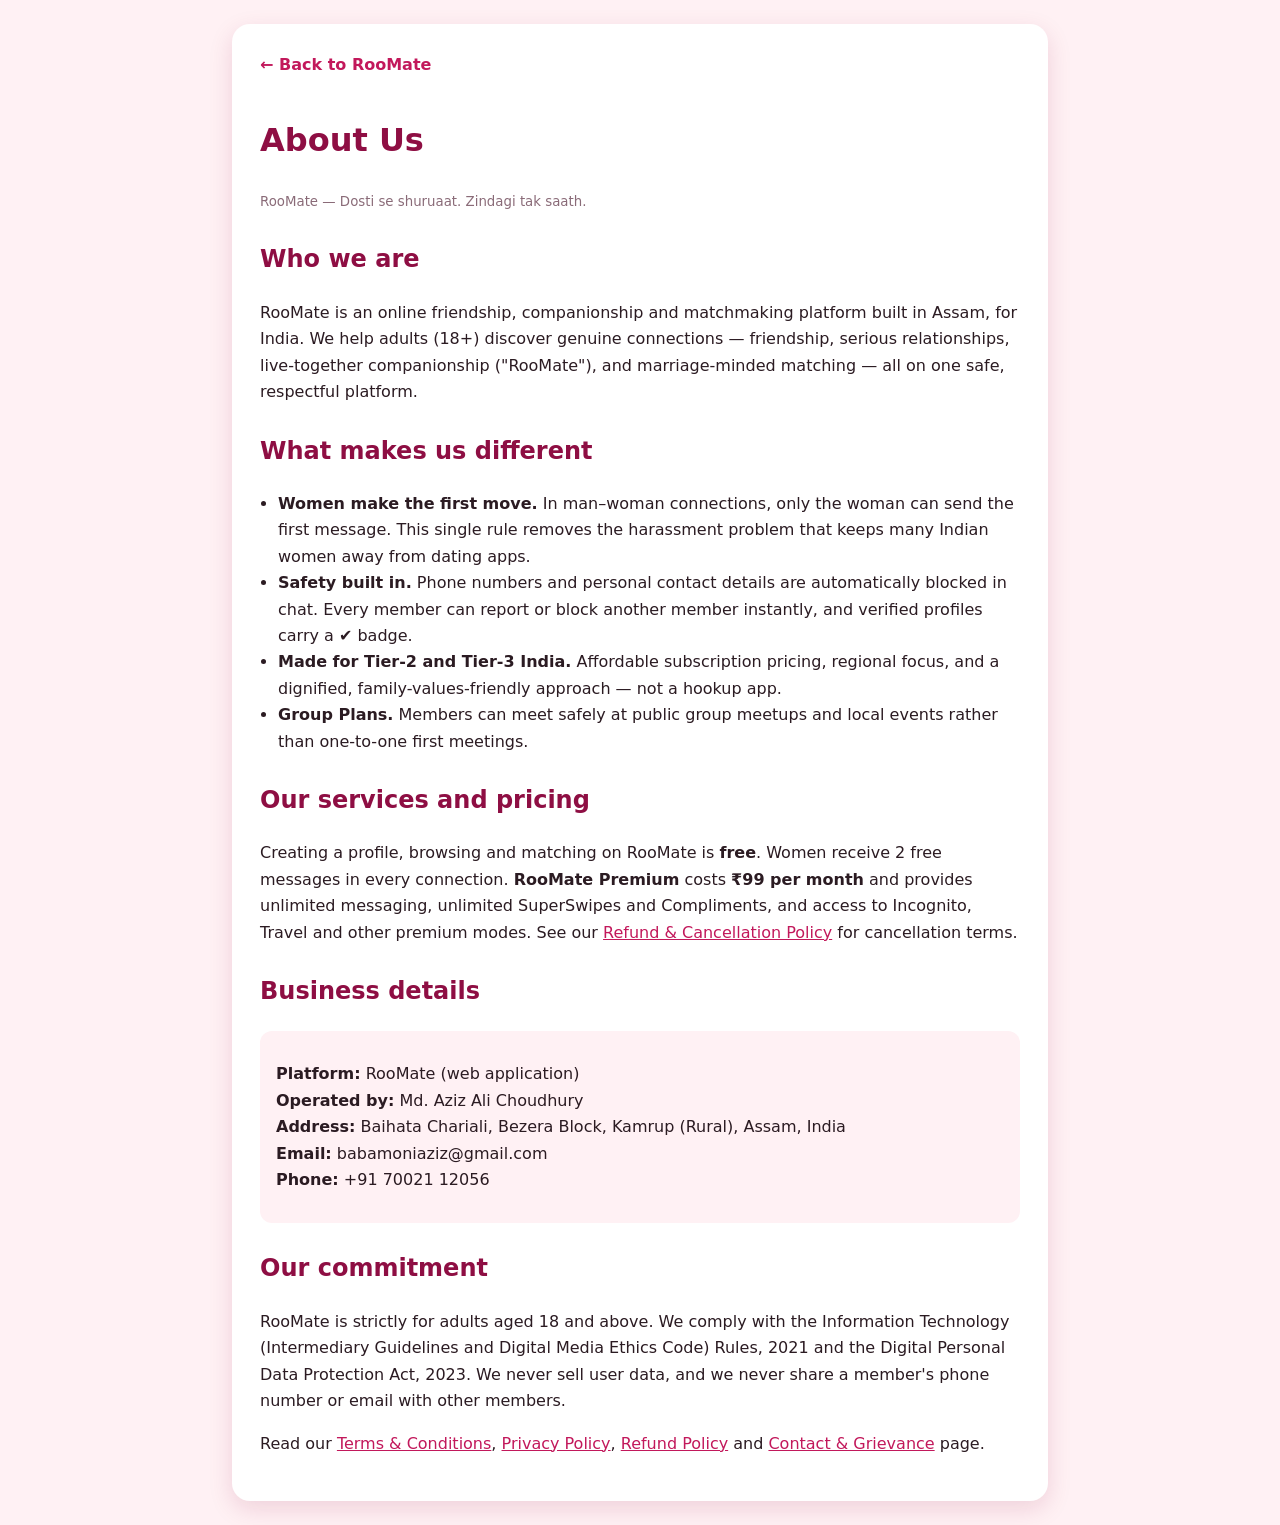
<file: about.html>
<!DOCTYPE html>
<html lang="en">
<head>
<meta charset="UTF-8">
<meta name="viewport" content="width=device-width, initial-scale=1.0">
<title>About Us — RooMate</title>
<style>
body{font-family:system-ui,sans-serif;background:#FFF1F4;color:#2B1B22;margin:0;padding:24px;line-height:1.65}
.wrap{max-width:760px;margin:0 auto;background:#fff;border-radius:18px;padding:28px;box-shadow:0 8px 24px rgba(142,14,67,.14)}
h1{color:#8E0E43}h2{color:#8E0E43;margin-top:26px}a{color:#C2185B}
.back{display:inline-block;margin-bottom:14px;font-weight:600;text-decoration:none}
.box{background:#FFF1F4;border-radius:12px;padding:14px 16px;margin:10px 0}
small{color:#8A6B78}
ul{padding-left:18px}
</style>
</head>
<body><div class="wrap">
<a class="back" href="index.html">← Back to RooMate</a>
<h1>About Us</h1>
<small>RooMate — Dosti se shuruaat. Zindagi tak saath.</small>

<h2>Who we are</h2>
<p>RooMate is an online friendship, companionship and matchmaking platform built in Assam, for India. We help adults (18+) discover genuine connections — friendship, serious relationships, live-together companionship ("RooMate"), and marriage-minded matching — all on one safe, respectful platform.</p>

<h2>What makes us different</h2>
<ul>
<li><strong>Women make the first move.</strong> In man–woman connections, only the woman can send the first message. This single rule removes the harassment problem that keeps many Indian women away from dating apps.</li>
<li><strong>Safety built in.</strong> Phone numbers and personal contact details are automatically blocked in chat. Every member can report or block another member instantly, and verified profiles carry a ✔ badge.</li>
<li><strong>Made for Tier-2 and Tier-3 India.</strong> Affordable subscription pricing, regional focus, and a dignified, family-values-friendly approach — not a hookup app.</li>
<li><strong>Group Plans.</strong> Members can meet safely at public group meetups and local events rather than one-to-one first meetings.</li>
</ul>

<h2>Our services and pricing</h2>
<p>Creating a profile, browsing and matching on RooMate is <strong>free</strong>. Women receive 2 free messages in every connection. <strong>RooMate Premium</strong> costs <strong>₹99 per month</strong> and provides unlimited messaging, unlimited SuperSwipes and Compliments, and access to Incognito, Travel and other premium modes. See our <a href="refund.html">Refund &amp; Cancellation Policy</a> for cancellation terms.</p>

<h2>Business details</h2>
<div class="box">
<p><strong>Platform:</strong> RooMate (web application)<br>
<strong>Operated by:</strong> Md. Aziz Ali Choudhury<br>
<strong>Address:</strong> Baihata Chariali, Bezera Block, Kamrup (Rural), Assam, India<br>
<strong>Email:</strong> babamoniaziz@gmail.com<br>
<strong>Phone:</strong> +91 70021 12056</p>
</div>

<h2>Our commitment</h2>
<p>RooMate is strictly for adults aged 18 and above. We comply with the Information Technology (Intermediary Guidelines and Digital Media Ethics Code) Rules, 2021 and the Digital Personal Data Protection Act, 2023. We never sell user data, and we never share a member's phone number or email with other members.</p>

<p>Read our <a href="terms.html">Terms &amp; Conditions</a>, <a href="privacy.html">Privacy Policy</a>, <a href="refund.html">Refund Policy</a> and <a href="contact.html">Contact &amp; Grievance</a> page.</p>
</div></body>
</html>
</file>
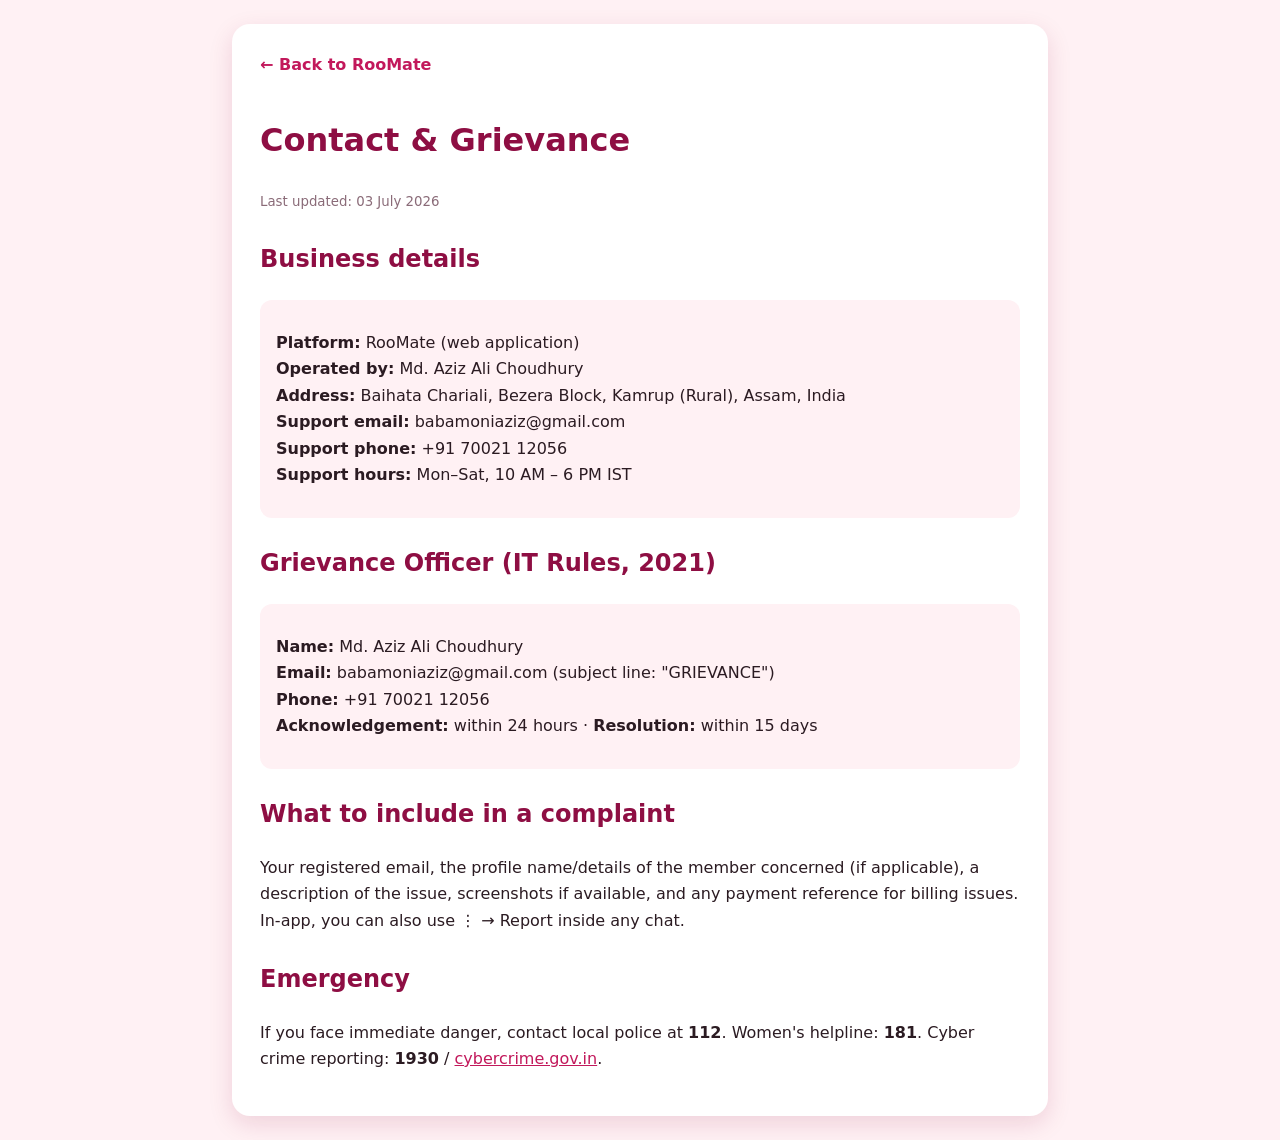
<file: contact.html>
<!DOCTYPE html>
<html lang="en">
<head>
<meta charset="UTF-8">
<meta name="viewport" content="width=device-width, initial-scale=1.0">
<title>Contact &amp; Grievance — RooMate</title>
<style>
body{font-family:system-ui,sans-serif;background:#FFF1F4;color:#2B1B22;margin:0;padding:24px;line-height:1.65}
.wrap{max-width:760px;margin:0 auto;background:#fff;border-radius:18px;padding:28px;box-shadow:0 8px 24px rgba(142,14,67,.14)}
h1{color:#8E0E43}h2{color:#8E0E43;margin-top:26px}a{color:#C2185B}
.back{display:inline-block;margin-bottom:14px;font-weight:600;text-decoration:none}
.box{background:#FFF1F4;border-radius:12px;padding:14px 16px;margin:10px 0}
small{color:#8A6B78}
</style>
</head>
<body><div class="wrap">
<a class="back" href="index.html">← Back to RooMate</a>
<h1>Contact &amp; Grievance</h1>
<small>Last updated: 03 July 2026</small>

<h2>Business details</h2>
<div class="box">
<p><strong>Platform:</strong> RooMate (web application)<br>
<strong>Operated by:</strong> Md. Aziz Ali Choudhury<br>
<strong>Address:</strong> Baihata Chariali, Bezera Block, Kamrup (Rural), Assam, India<br>
<strong>Support email:</strong> babamoniaziz@gmail.com<br>
<strong>Support phone:</strong> +91 70021 12056<br>
<strong>Support hours:</strong> Mon–Sat, 10 AM – 6 PM IST</p>
</div>

<h2>Grievance Officer (IT Rules, 2021)</h2>
<div class="box">
<p><strong>Name:</strong> Md. Aziz Ali Choudhury<br>
<strong>Email:</strong> babamoniaziz@gmail.com (subject line: "GRIEVANCE")<br>
<strong>Phone:</strong> +91 70021 12056<br>
<strong>Acknowledgement:</strong> within 24 hours · <strong>Resolution:</strong> within 15 days</p>
</div>

<h2>What to include in a complaint</h2>
<p>Your registered email, the profile name/details of the member concerned (if applicable), a description of the issue, screenshots if available, and any payment reference for billing issues. In-app, you can also use ⋮ → Report inside any chat.</p>

<h2>Emergency</h2>
<p>If you face immediate danger, contact local police at <strong>112</strong>. Women's helpline: <strong>181</strong>. Cyber crime reporting: <strong>1930</strong> / <a href="https://cybercrime.gov.in" rel="noopener">cybercrime.gov.in</a>.</p>
</div></body>
</html>
</file>
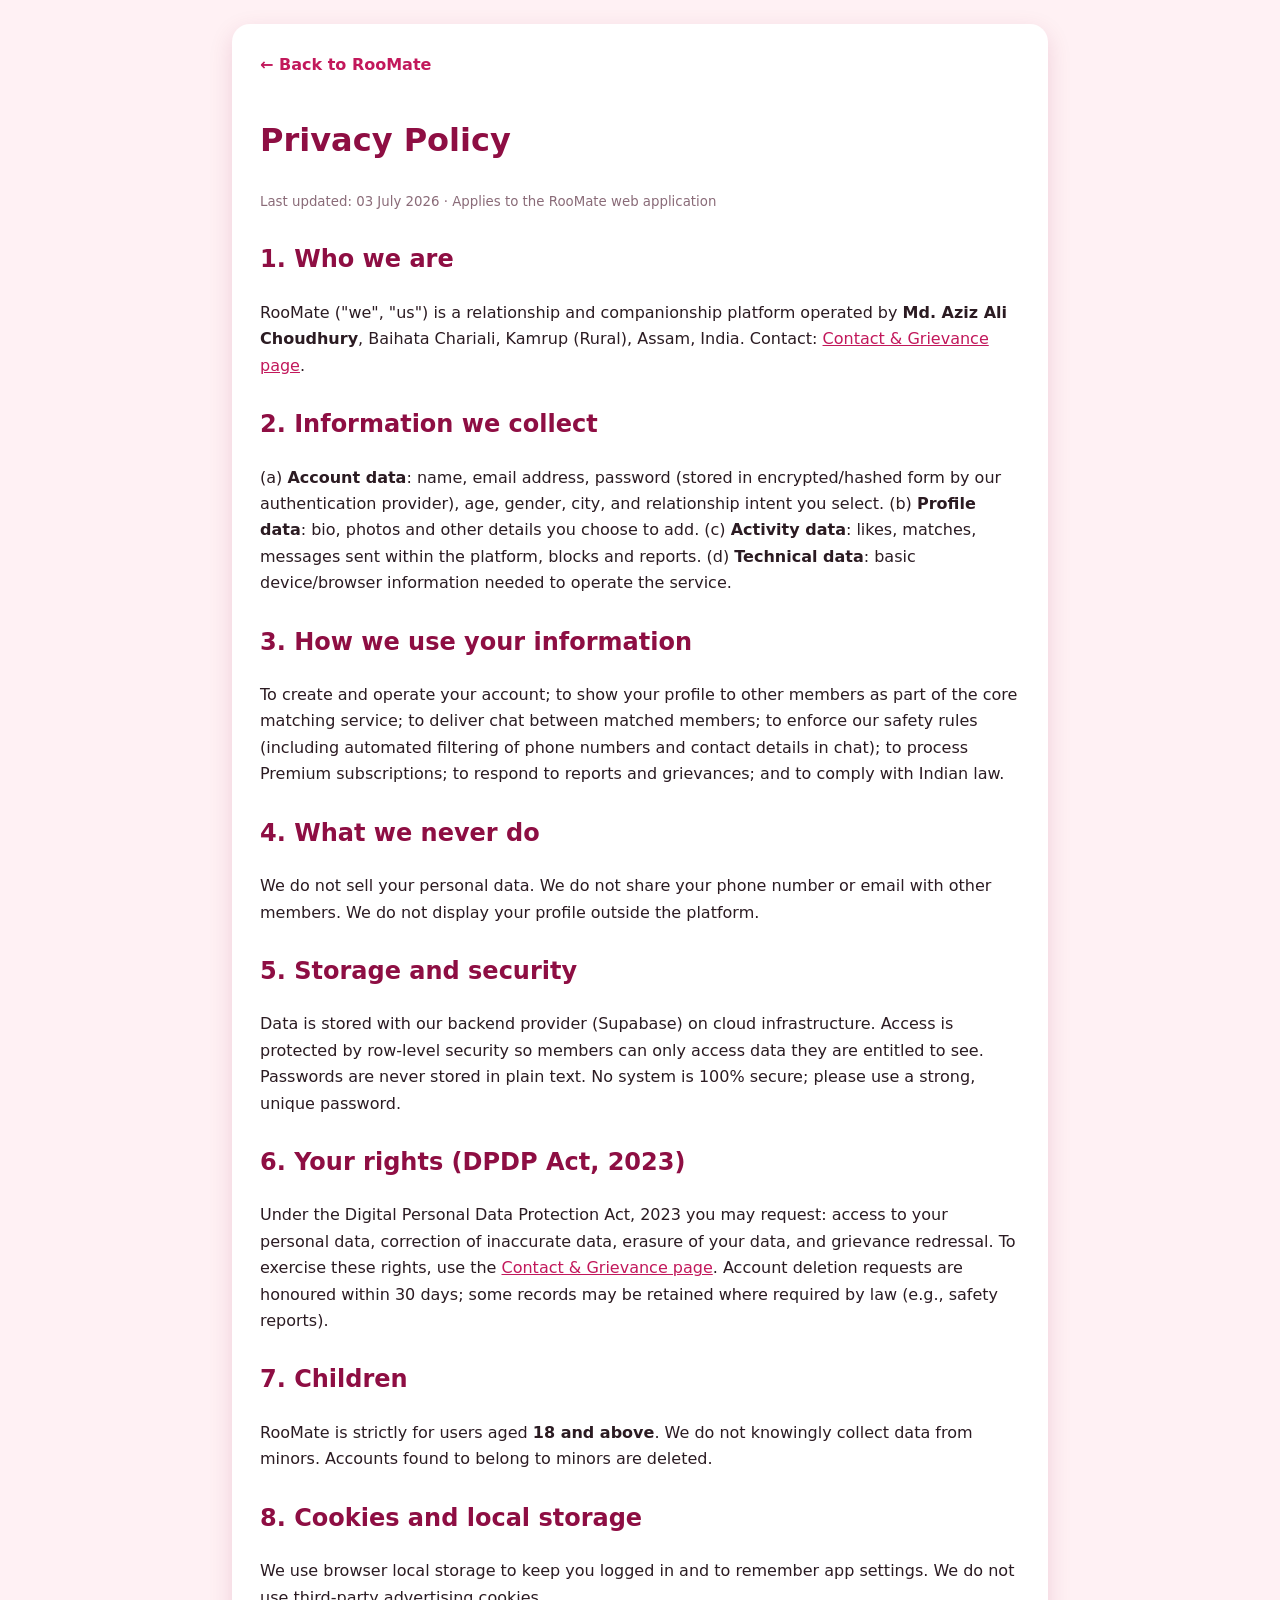
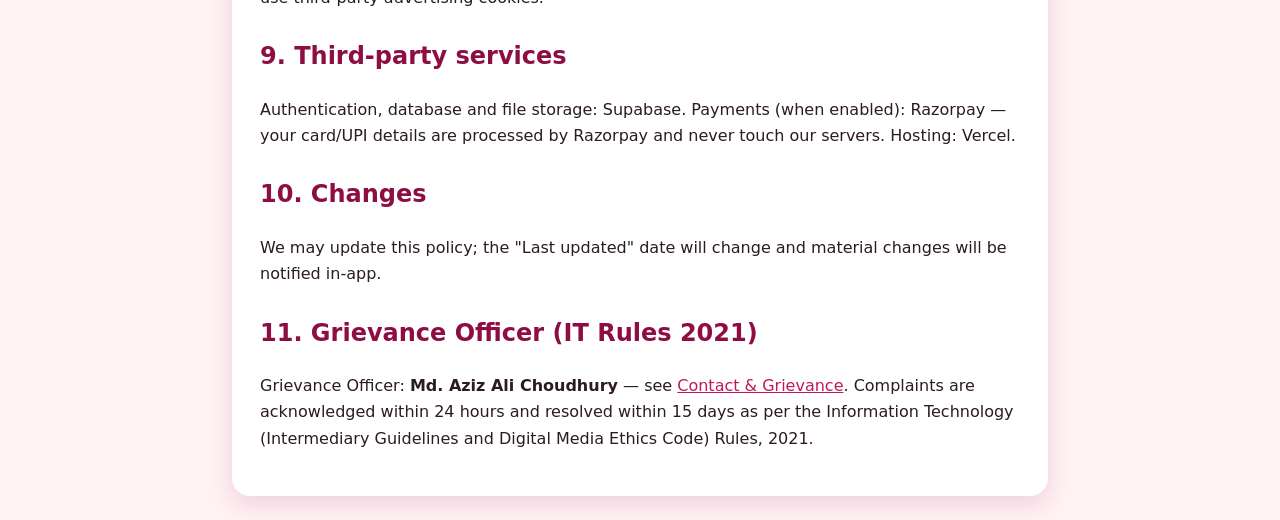
<file: privacy.html>
<!DOCTYPE html>
<html lang="en">
<head>
<meta charset="UTF-8">
<meta name="viewport" content="width=device-width, initial-scale=1.0">
<title>Privacy Policy — RooMate</title>
<style>
body{font-family:system-ui,sans-serif;background:#FFF1F4;color:#2B1B22;margin:0;padding:24px;line-height:1.65}
.wrap{max-width:760px;margin:0 auto;background:#fff;border-radius:18px;padding:28px;box-shadow:0 8px 24px rgba(142,14,67,.14)}
h1{color:#8E0E43}h2{color:#8E0E43;margin-top:26px}a{color:#C2185B}
.back{display:inline-block;margin-bottom:14px;font-weight:600;text-decoration:none}
small{color:#8A6B78}
</style>
</head>
<body><div class="wrap">
<a class="back" href="index.html">← Back to RooMate</a>
<h1>Privacy Policy</h1>
<small>Last updated: 03 July 2026 · Applies to the RooMate web application</small>

<h2>1. Who we are</h2>
<p>RooMate ("we", "us") is a relationship and companionship platform operated by <strong>Md. Aziz Ali Choudhury</strong>, Baihata Chariali, Kamrup (Rural), Assam, India. Contact: <a href="contact.html">Contact &amp; Grievance page</a>.</p>

<h2>2. Information we collect</h2>
<p>(a) <strong>Account data</strong>: name, email address, password (stored in encrypted/hashed form by our authentication provider), age, gender, city, and relationship intent you select. (b) <strong>Profile data</strong>: bio, photos and other details you choose to add. (c) <strong>Activity data</strong>: likes, matches, messages sent within the platform, blocks and reports. (d) <strong>Technical data</strong>: basic device/browser information needed to operate the service.</p>

<h2>3. How we use your information</h2>
<p>To create and operate your account; to show your profile to other members as part of the core matching service; to deliver chat between matched members; to enforce our safety rules (including automated filtering of phone numbers and contact details in chat); to process Premium subscriptions; to respond to reports and grievances; and to comply with Indian law.</p>

<h2>4. What we never do</h2>
<p>We do not sell your personal data. We do not share your phone number or email with other members. We do not display your profile outside the platform.</p>

<h2>5. Storage and security</h2>
<p>Data is stored with our backend provider (Supabase) on cloud infrastructure. Access is protected by row-level security so members can only access data they are entitled to see. Passwords are never stored in plain text. No system is 100% secure; please use a strong, unique password.</p>

<h2>6. Your rights (DPDP Act, 2023)</h2>
<p>Under the Digital Personal Data Protection Act, 2023 you may request: access to your personal data, correction of inaccurate data, erasure of your data, and grievance redressal. To exercise these rights, use the <a href="contact.html">Contact &amp; Grievance page</a>. Account deletion requests are honoured within 30 days; some records may be retained where required by law (e.g., safety reports).</p>

<h2>7. Children</h2>
<p>RooMate is strictly for users aged <strong>18 and above</strong>. We do not knowingly collect data from minors. Accounts found to belong to minors are deleted.</p>

<h2>8. Cookies and local storage</h2>
<p>We use browser local storage to keep you logged in and to remember app settings. We do not use third-party advertising cookies.</p>

<h2>9. Third-party services</h2>
<p>Authentication, database and file storage: Supabase. Payments (when enabled): Razorpay — your card/UPI details are processed by Razorpay and never touch our servers. Hosting: Vercel.</p>

<h2>10. Changes</h2>
<p>We may update this policy; the "Last updated" date will change and material changes will be notified in-app.</p>

<h2>11. Grievance Officer (IT Rules 2021)</h2>
<p>Grievance Officer: <strong>Md. Aziz Ali Choudhury</strong> — see <a href="contact.html">Contact &amp; Grievance</a>. Complaints are acknowledged within 24 hours and resolved within 15 days as per the Information Technology (Intermediary Guidelines and Digital Media Ethics Code) Rules, 2021.</p>
</div></body>
</html>
</file>
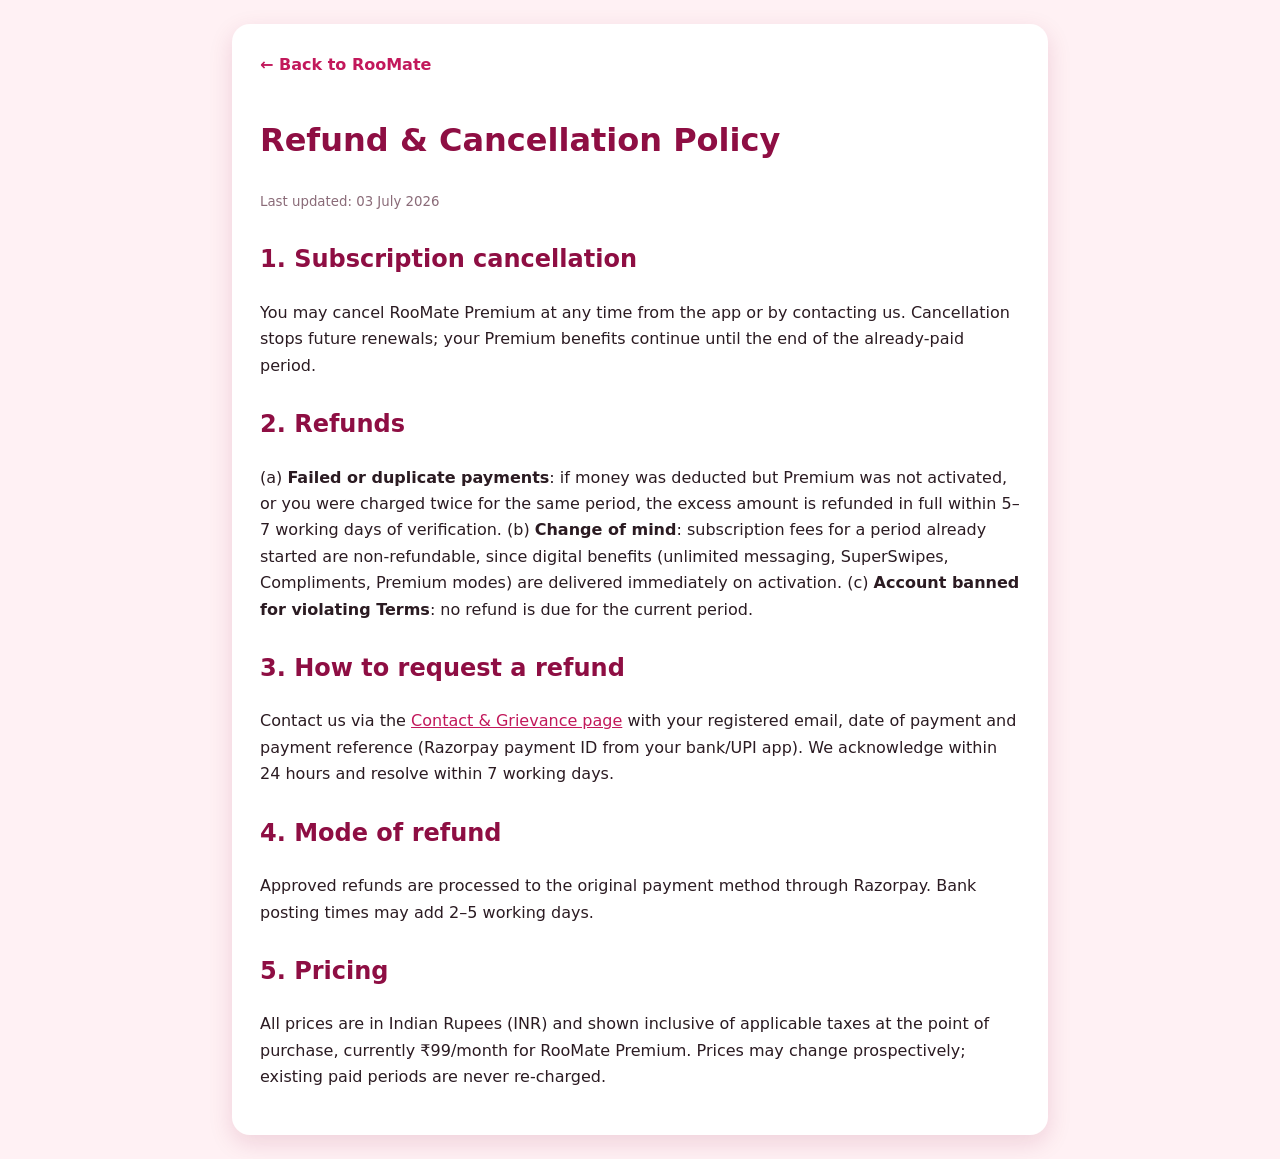
<file: refund.html>
<!DOCTYPE html>
<html lang="en">
<head>
<meta charset="UTF-8">
<meta name="viewport" content="width=device-width, initial-scale=1.0">
<title>Refund &amp; Cancellation Policy — RooMate</title>
<style>
body{font-family:system-ui,sans-serif;background:#FFF1F4;color:#2B1B22;margin:0;padding:24px;line-height:1.65}
.wrap{max-width:760px;margin:0 auto;background:#fff;border-radius:18px;padding:28px;box-shadow:0 8px 24px rgba(142,14,67,.14)}
h1{color:#8E0E43}h2{color:#8E0E43;margin-top:26px}a{color:#C2185B}
.back{display:inline-block;margin-bottom:14px;font-weight:600;text-decoration:none}
small{color:#8A6B78}
</style>
</head>
<body><div class="wrap">
<a class="back" href="index.html">← Back to RooMate</a>
<h1>Refund &amp; Cancellation Policy</h1>
<small>Last updated: 03 July 2026</small>

<h2>1. Subscription cancellation</h2>
<p>You may cancel RooMate Premium at any time from the app or by contacting us. Cancellation stops future renewals; your Premium benefits continue until the end of the already-paid period.</p>

<h2>2. Refunds</h2>
<p>(a) <strong>Failed or duplicate payments</strong>: if money was deducted but Premium was not activated, or you were charged twice for the same period, the excess amount is refunded in full within 5–7 working days of verification. (b) <strong>Change of mind</strong>: subscription fees for a period already started are non-refundable, since digital benefits (unlimited messaging, SuperSwipes, Compliments, Premium modes) are delivered immediately on activation. (c) <strong>Account banned for violating Terms</strong>: no refund is due for the current period.</p>

<h2>3. How to request a refund</h2>
<p>Contact us via the <a href="contact.html">Contact &amp; Grievance page</a> with your registered email, date of payment and payment reference (Razorpay payment ID from your bank/UPI app). We acknowledge within 24 hours and resolve within 7 working days.</p>

<h2>4. Mode of refund</h2>
<p>Approved refunds are processed to the original payment method through Razorpay. Bank posting times may add 2–5 working days.</p>

<h2>5. Pricing</h2>
<p>All prices are in Indian Rupees (INR) and shown inclusive of applicable taxes at the point of purchase, currently ₹99/month for RooMate Premium. Prices may change prospectively; existing paid periods are never re-charged.</p>
</div></body>
</html>
</file>
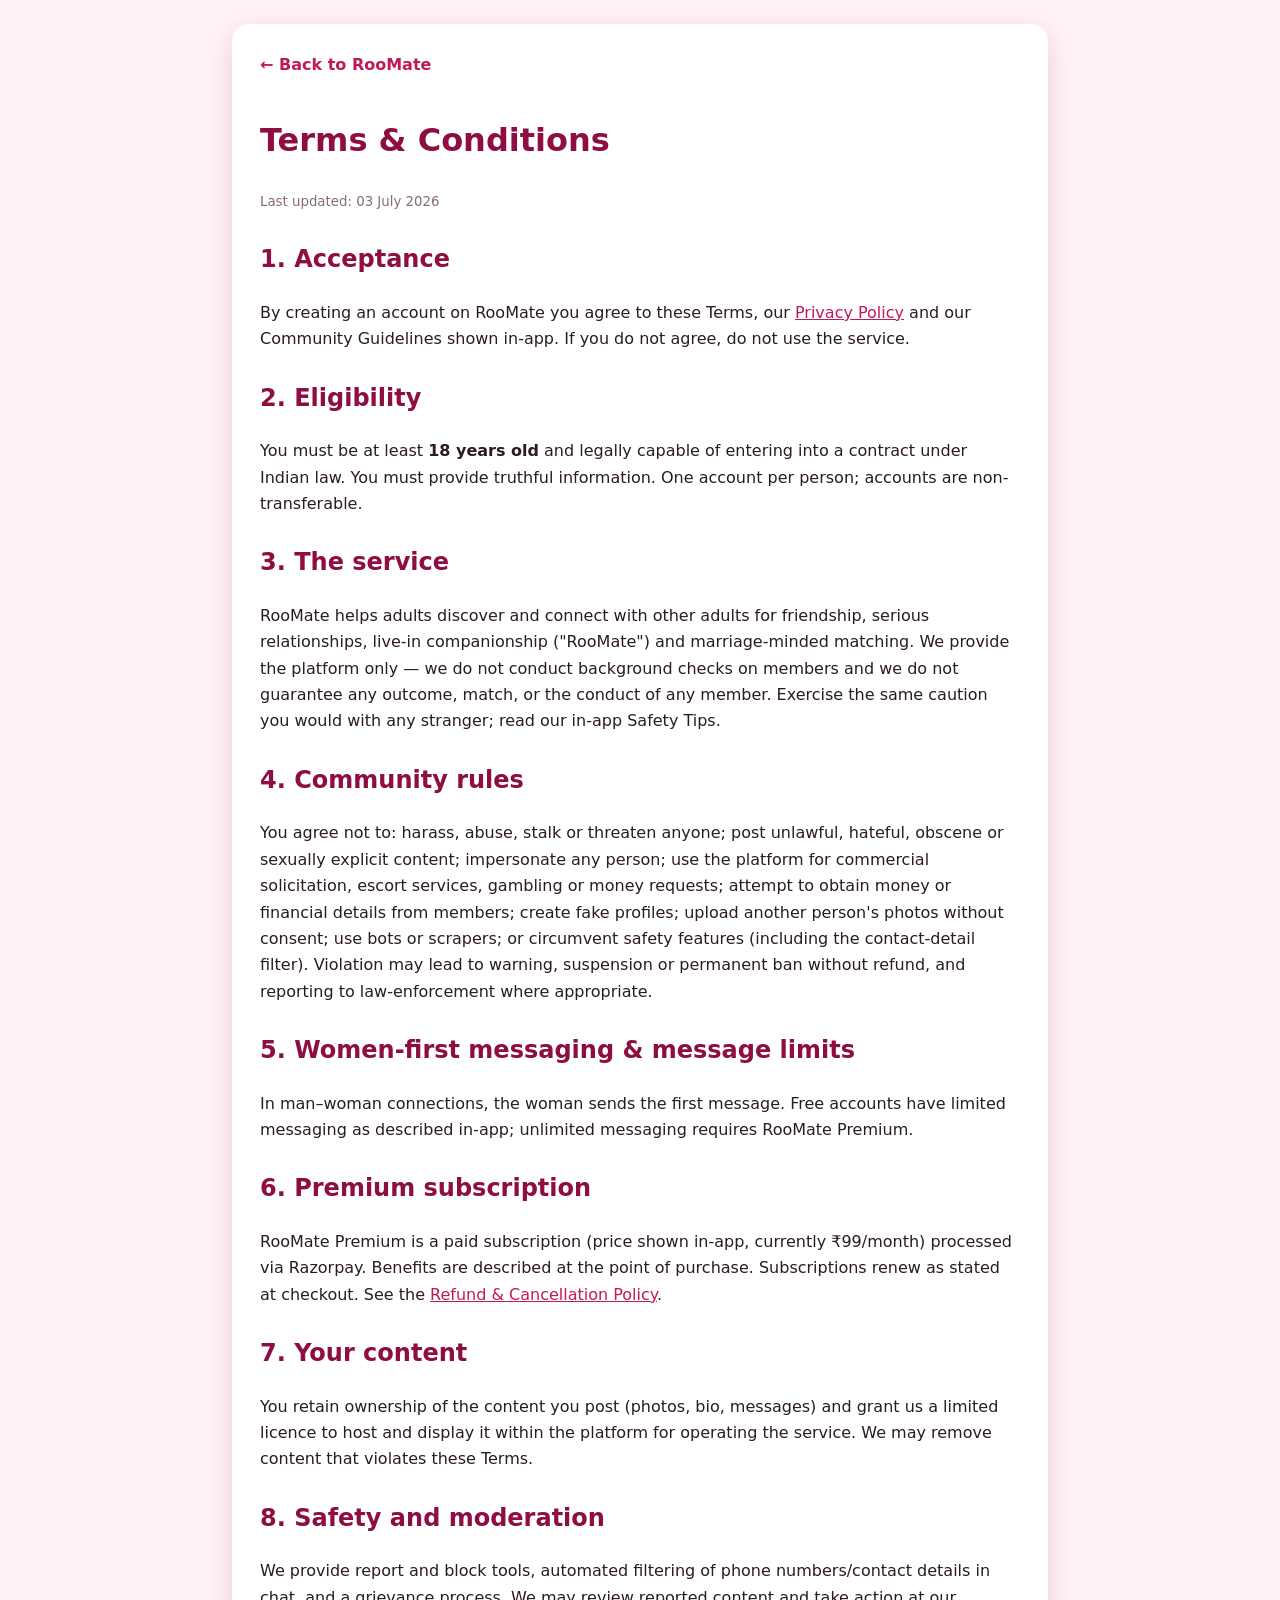
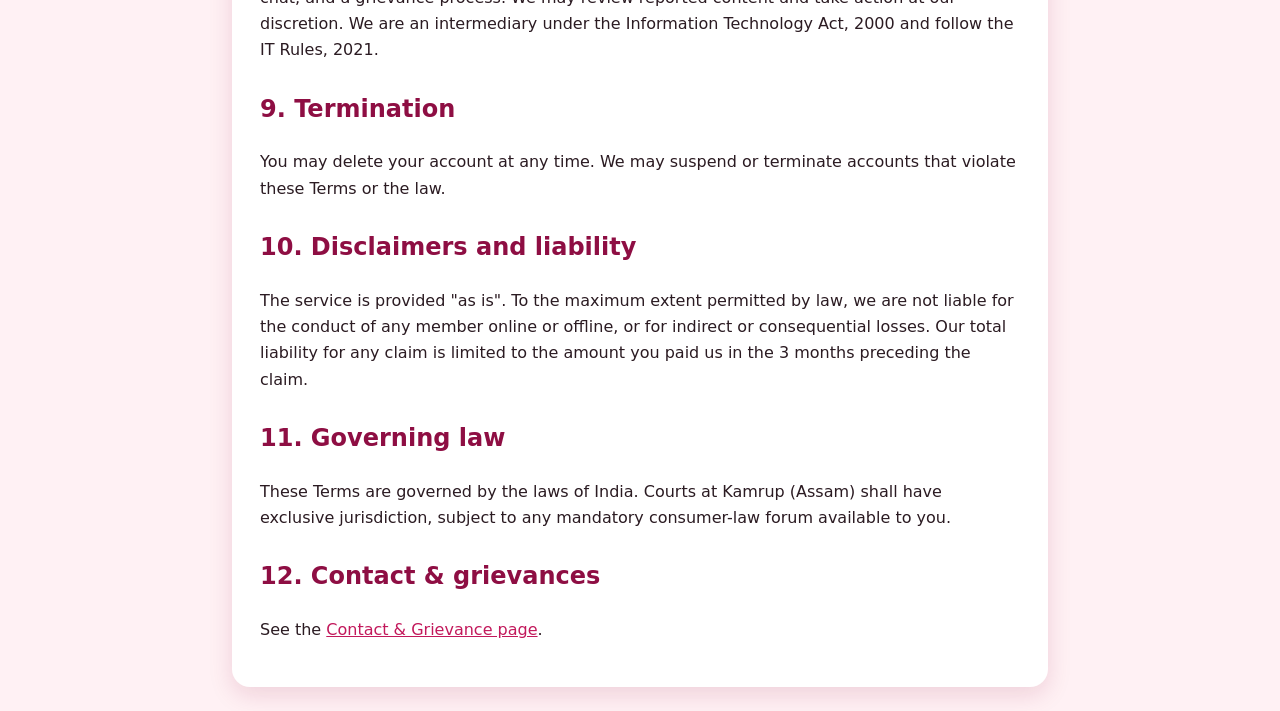
<file: terms.html>
<!DOCTYPE html>
<html lang="en">
<head>
<meta charset="UTF-8">
<meta name="viewport" content="width=device-width, initial-scale=1.0">
<title>Terms &amp; Conditions — RooMate</title>
<style>
body{font-family:system-ui,sans-serif;background:#FFF1F4;color:#2B1B22;margin:0;padding:24px;line-height:1.65}
.wrap{max-width:760px;margin:0 auto;background:#fff;border-radius:18px;padding:28px;box-shadow:0 8px 24px rgba(142,14,67,.14)}
h1{color:#8E0E43}h2{color:#8E0E43;margin-top:26px}a{color:#C2185B}
.back{display:inline-block;margin-bottom:14px;font-weight:600;text-decoration:none}
small{color:#8A6B78}
</style>
</head>
<body><div class="wrap">
<a class="back" href="index.html">← Back to RooMate</a>
<h1>Terms &amp; Conditions</h1>
<small>Last updated: 03 July 2026</small>

<h2>1. Acceptance</h2>
<p>By creating an account on RooMate you agree to these Terms, our <a href="privacy.html">Privacy Policy</a> and our Community Guidelines shown in-app. If you do not agree, do not use the service.</p>

<h2>2. Eligibility</h2>
<p>You must be at least <strong>18 years old</strong> and legally capable of entering into a contract under Indian law. You must provide truthful information. One account per person; accounts are non-transferable.</p>

<h2>3. The service</h2>
<p>RooMate helps adults discover and connect with other adults for friendship, serious relationships, live-in companionship ("RooMate") and marriage-minded matching. We provide the platform only — we do not conduct background checks on members and we do not guarantee any outcome, match, or the conduct of any member. Exercise the same caution you would with any stranger; read our in-app Safety Tips.</p>

<h2>4. Community rules</h2>
<p>You agree not to: harass, abuse, stalk or threaten anyone; post unlawful, hateful, obscene or sexually explicit content; impersonate any person; use the platform for commercial solicitation, escort services, gambling or money requests; attempt to obtain money or financial details from members; create fake profiles; upload another person's photos without consent; use bots or scrapers; or circumvent safety features (including the contact-detail filter). Violation may lead to warning, suspension or permanent ban without refund, and reporting to law-enforcement where appropriate.</p>

<h2>5. Women-first messaging &amp; message limits</h2>
<p>In man–woman connections, the woman sends the first message. Free accounts have limited messaging as described in-app; unlimited messaging requires RooMate Premium.</p>

<h2>6. Premium subscription</h2>
<p>RooMate Premium is a paid subscription (price shown in-app, currently ₹99/month) processed via Razorpay. Benefits are described at the point of purchase. Subscriptions renew as stated at checkout. See the <a href="refund.html">Refund &amp; Cancellation Policy</a>.</p>

<h2>7. Your content</h2>
<p>You retain ownership of the content you post (photos, bio, messages) and grant us a limited licence to host and display it within the platform for operating the service. We may remove content that violates these Terms.</p>

<h2>8. Safety and moderation</h2>
<p>We provide report and block tools, automated filtering of phone numbers/contact details in chat, and a grievance process. We may review reported content and take action at our discretion. We are an intermediary under the Information Technology Act, 2000 and follow the IT Rules, 2021.</p>

<h2>9. Termination</h2>
<p>You may delete your account at any time. We may suspend or terminate accounts that violate these Terms or the law.</p>

<h2>10. Disclaimers and liability</h2>
<p>The service is provided "as is". To the maximum extent permitted by law, we are not liable for the conduct of any member online or offline, or for indirect or consequential losses. Our total liability for any claim is limited to the amount you paid us in the 3 months preceding the claim.</p>

<h2>11. Governing law</h2>
<p>These Terms are governed by the laws of India. Courts at Kamrup (Assam) shall have exclusive jurisdiction, subject to any mandatory consumer-law forum available to you.</p>

<h2>12. Contact &amp; grievances</h2>
<p>See the <a href="contact.html">Contact &amp; Grievance page</a>.</p>
</div></body>
</html>
</file>
